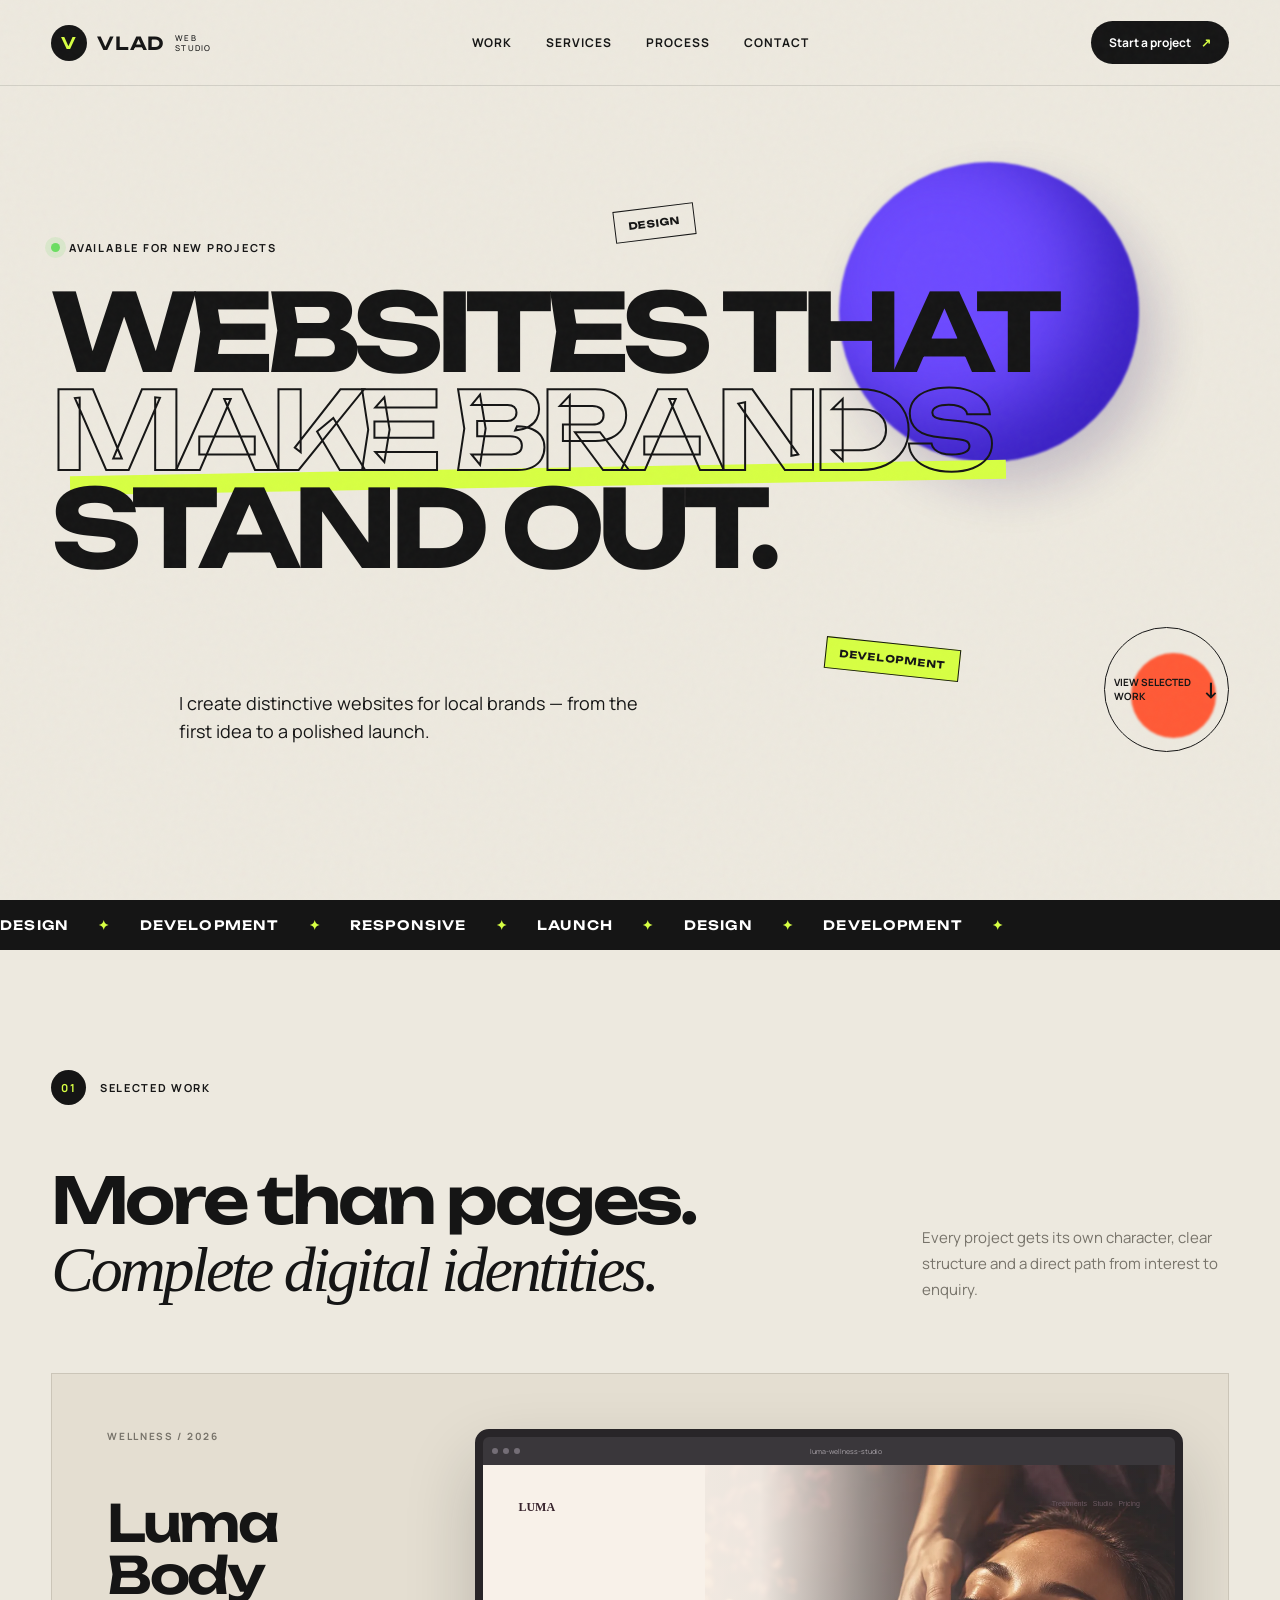
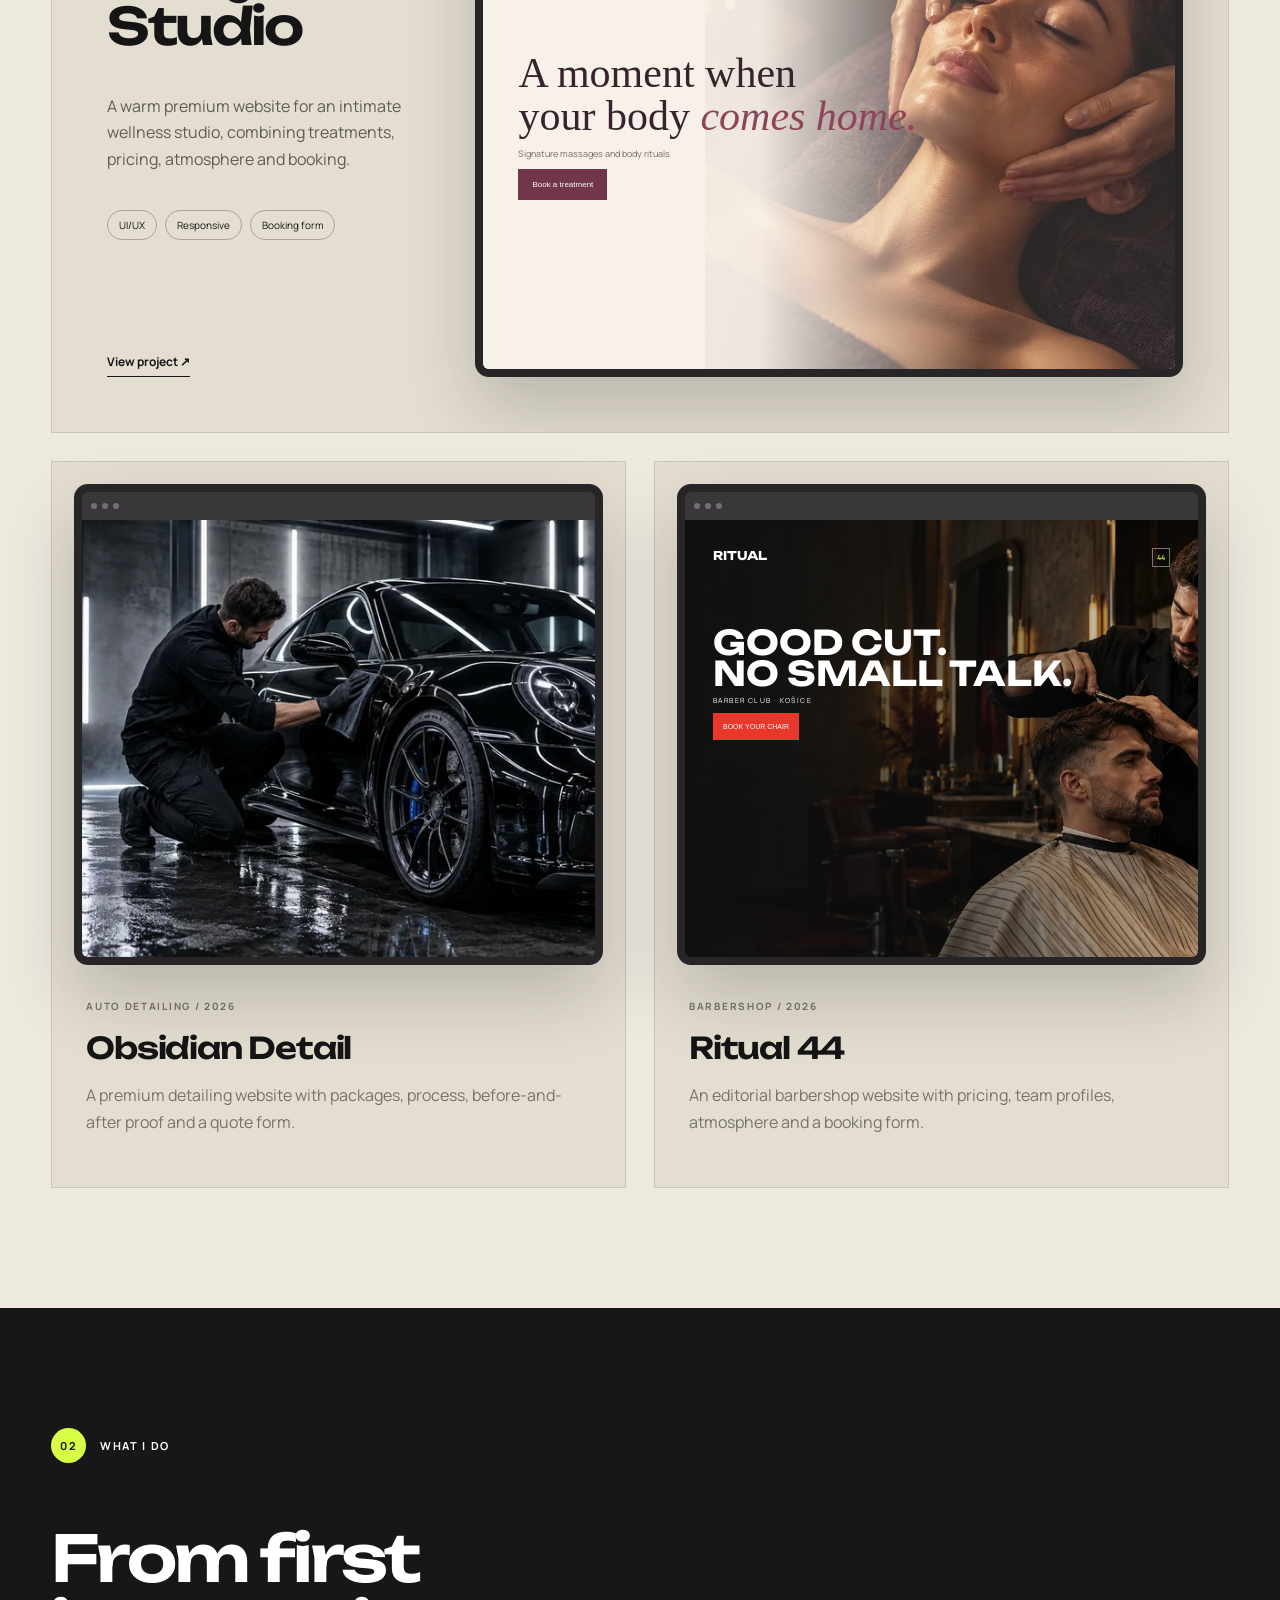
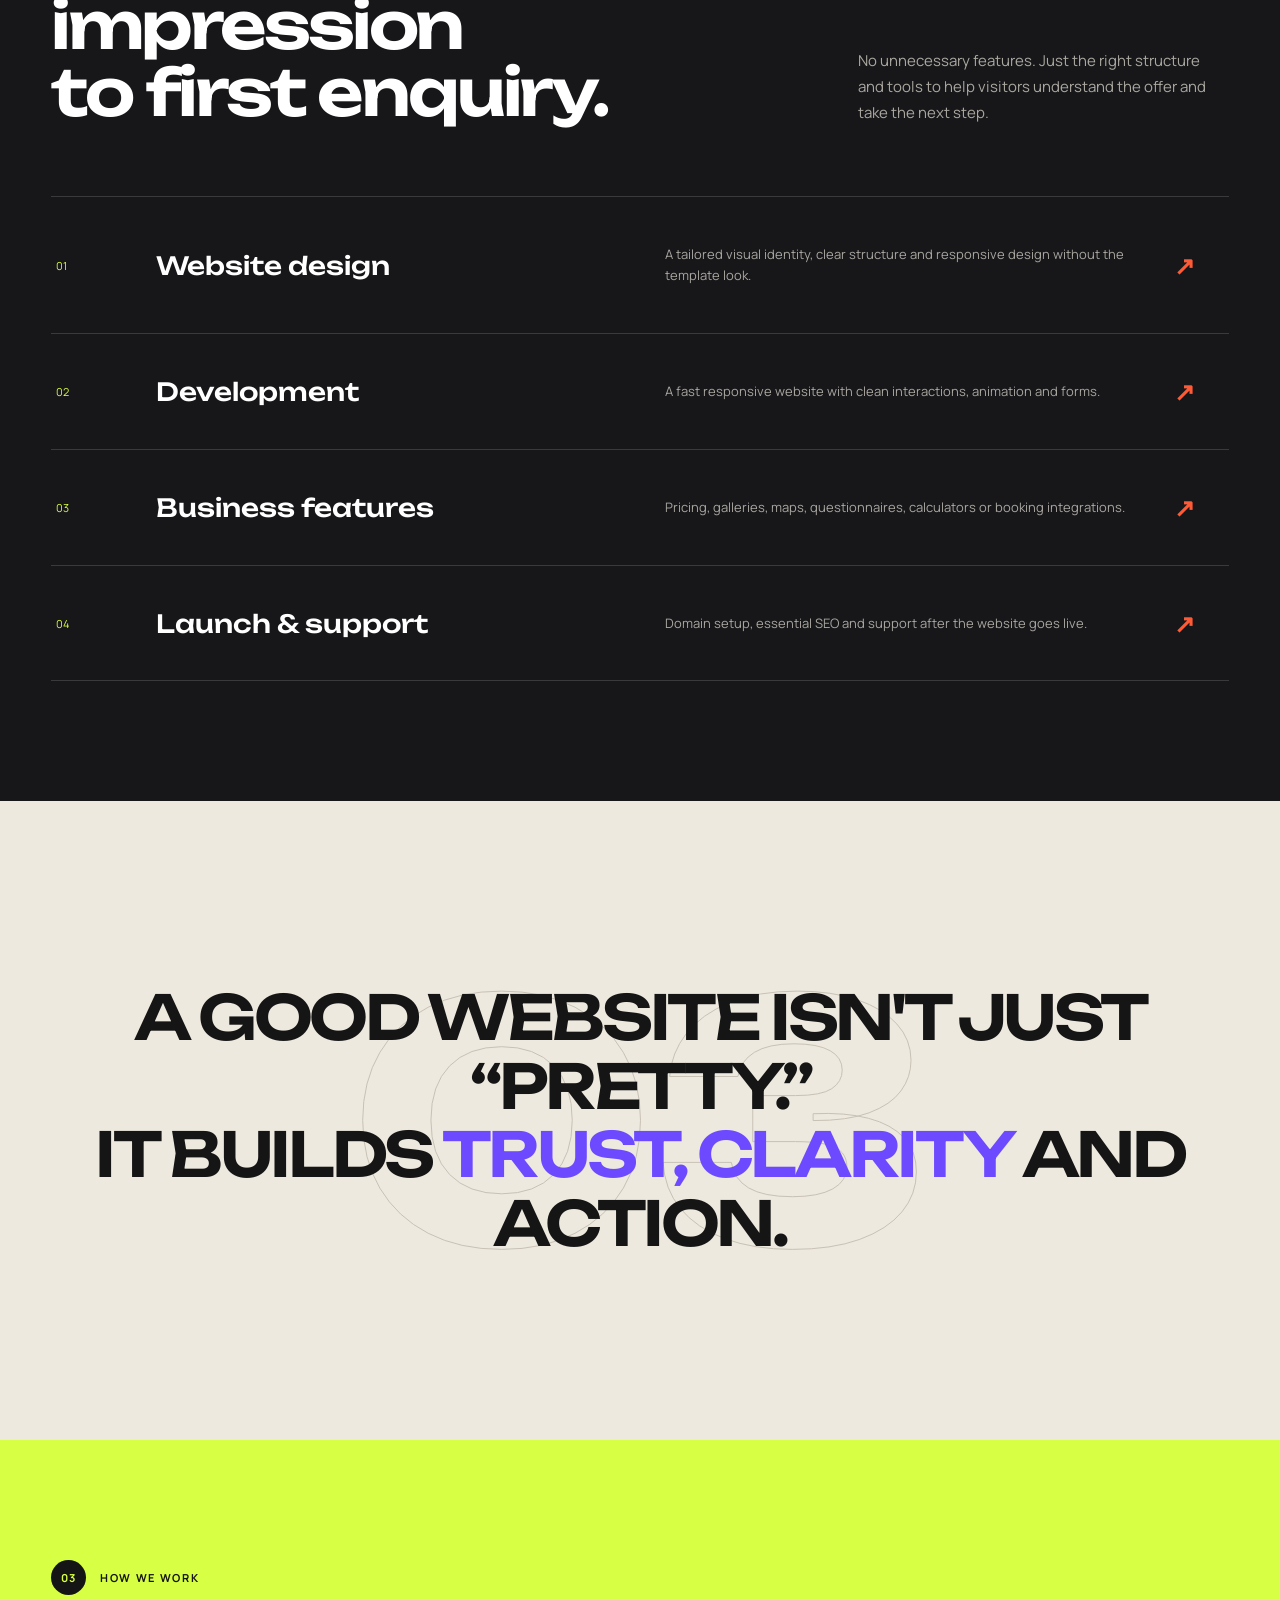
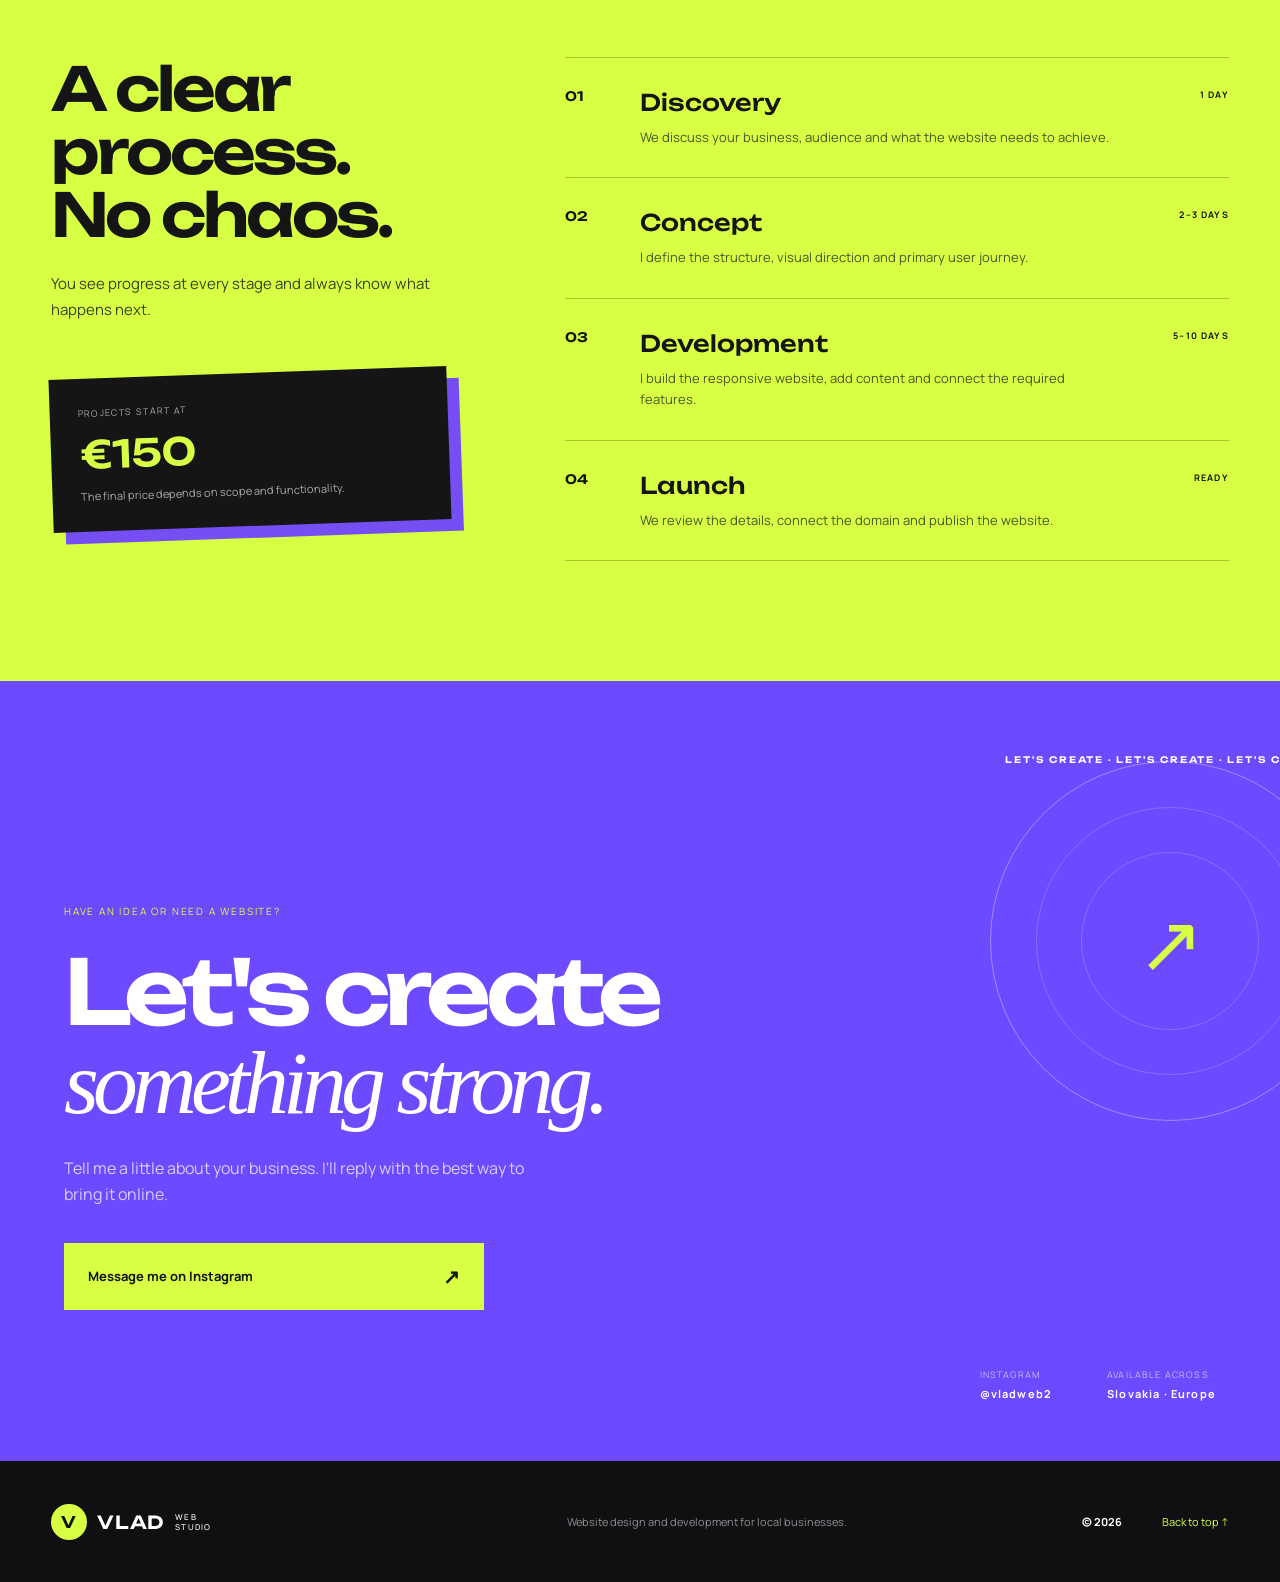
<file: index.html>
<!doctype html>
<html lang="en">
<head>
  <meta charset="UTF-8" />
  <meta name="viewport" content="width=device-width, initial-scale=1.0" />
  <meta name="description" content="Vlad Web Studio — distinctive websites for local businesses, from design to launch." />
  <title>Vlad Web Studio — websites for local businesses</title>
  <link rel="preconnect" href="https://fonts.googleapis.com">
  <link rel="preconnect" href="https://fonts.gstatic.com" crossorigin>
  <link href="https://fonts.googleapis.com/css2?family=Manrope:wght@400;500;600;700&family=Unbounded:wght@500;600;700&display=swap" rel="stylesheet">
  <link rel="preload" href="./assets/luma-hero.webp" as="image" type="image/webp">
  <link rel="preload" href="./assets/obsidian-detailing-hero.webp" as="image" type="image/webp">
  <link rel="preload" href="./assets/ritual-44-hero.webp" as="image" type="image/webp">
  <link rel="stylesheet" href="./styles.css" />
</head>
<body>
  <div class="noise"></div>
  <header class="header">
    <a class="logo" href="#top" aria-label="Back to top"><span>V</span>VLAD<small>WEB STUDIO</small></a>
    <nav class="desktop-nav" aria-label="Main navigation">
      <a href="#works">Work</a><a href="#services">Services</a><a href="#process">Process</a><a href="#contact">Contact</a>
    </nav>
    <a class="header-cta" href="#contact">Start a project <span>↗</span></a>
    <button class="menu-button" aria-label="Open menu" aria-expanded="false"><span>Menu</span><i></i><i></i></button>
  </header>

  <div class="mobile-menu" aria-hidden="true">
    <div class="menu-counter">NAV / 04</div>
    <nav><a href="#works"><small>01</small>Work</a><a href="#services"><small>02</small>Services</a><a href="#process"><small>03</small>Process</a><a href="#contact"><small>04</small>Contact</a></nav>
    <p>Websites for local businesses<br>across Slovakia and Europe.</p>
  </div>

  <main id="top">
    <section class="hero">
      <div class="hero-status reveal"><span></span> AVAILABLE FOR NEW PROJECTS</div>
      <h1 class="reveal">WEBSITES THAT<br><em>MAKE BRANDS</em> STAND OUT.</h1>
      <div class="hero-bottom reveal">
        <p>I create distinctive websites for local brands — from the first idea to a polished launch.</p>
        <a class="round-link" href="#works"><span>View selected<br>work</span><b>↓</b></a>
      </div>
      <div class="orb orb-one"></div><div class="orb orb-two"></div>
      <div class="hero-tag tag-one">DESIGN</div><div class="hero-tag tag-two">DEVELOPMENT</div>
    </section>

    <section class="marquee" aria-label="Services"><div>DESIGN <b>✦</b> DEVELOPMENT <b>✦</b> RESPONSIVE <b>✦</b> LAUNCH <b>✦</b> DESIGN <b>✦</b> DEVELOPMENT <b>✦</b></div></section>

    <section class="works section" id="works">
      <div class="section-label reveal"><span>01</span> SELECTED WORK</div>
      <div class="section-title reveal"><h2>More than pages.<br><em>Complete digital identities.</em></h2><p>Every project gets its own character, clear structure and a direct path from interest to enquiry.</p></div>

      <article class="project project-luma reveal">
        <div class="project-info"><span>WELLNESS / 2026</span><h3>Luma<br>Body Studio</h3><p>A warm premium website for an intimate wellness studio, combining treatments, pricing, atmosphere and booking.</p><div class="chips"><i>UI/UX</i><i>Responsive</i><i>Booking form</i></div><a href="https://webby-kot.github.io/luma-wellness-studio/" target="_blank" rel="noreferrer">View project ↗</a></div>
        <a class="browser browser-luma" href="https://webby-kot.github.io/luma-wellness-studio/" target="_blank" rel="noreferrer" aria-label="Open the Luma Body Studio website"><div class="browser-bar"><i></i><i></i><i></i><span>luma-wellness-studio</span></div><div class="luma-preview"><img src="./assets/luma-hero.webp" alt="Luma Body Studio website"><div class="lp-nav">LUMA <span>Treatments &nbsp; Studio &nbsp; Pricing</span></div><strong>A moment when<br>your body <em>comes home.</em></strong><p>Signature massages and body rituals</p><button>Book a treatment</button><div class="project-hover">View website <b>↗</b></div></div></a>
      </article>

      <div class="project-pair">
        <article class="project-small project-auto reveal"><a class="browser" href="https://webby-kot.github.io/obsidian-detailing/" target="_blank" rel="noreferrer" aria-label="Open the Obsidian Detail website"><div class="browser-bar"><i></i><i></i><i></i></div><div class="auto-preview"><img src="./assets/obsidian-detailing-hero.webp" alt="Obsidian Detail website"><div class="project-hover">View website <b>↗</b></div></div></a><div class="small-meta"><span>AUTO DETAILING / 2026</span><h3>Obsidian Detail</h3><p>A premium detailing website with packages, process, before-and-after proof and a quote form.</p></div></article>
        <article class="project-small project-barber reveal"><a class="browser" href="https://webby-kot.github.io/ritual-44-barber/" target="_blank" rel="noreferrer" aria-label="Open the Ritual 44 website"><div class="browser-bar"><i></i><i></i><i></i></div><div class="barber-preview ritual-preview"><img src="./assets/ritual-44-hero.webp" alt="Ritual 44 Barber Club website"><div class="bp-top">RITUAL <span>44</span></div><strong>GOOD CUT.<br>NO SMALL TALK.</strong><p>BARBER CLUB · KOŠICE</p><button>BOOK YOUR CHAIR</button><div class="project-hover">View website <b>↗</b></div></div></a><div class="small-meta"><span>BARBERSHOP / 2026</span><h3>Ritual 44</h3><p>An editorial barbershop website with pricing, team profiles, atmosphere and a booking form.</p></div></article>
      </div>
    </section>

    <section class="services section" id="services">
      <div class="section-label light reveal"><span>02</span> WHAT I DO</div>
      <div class="services-top reveal"><h2>From first impression<br>to first enquiry.</h2><p>No unnecessary features. Just the right structure and tools to help visitors understand the offer and take the next step.</p></div>
      <div class="service-list">
        <div class="service reveal"><span>01</span><h3>Website design</h3><p>A tailored visual identity, clear structure and responsive design without the template look.</p><b>↗</b></div>
        <div class="service reveal"><span>02</span><h3>Development</h3><p>A fast responsive website with clean interactions, animation and forms.</p><b>↗</b></div>
        <div class="service reveal"><span>03</span><h3>Business features</h3><p>Pricing, galleries, maps, questionnaires, calculators or booking integrations.</p><b>↗</b></div>
        <div class="service reveal"><span>04</span><h3>Launch & support</h3><p>Domain setup, essential SEO and support after the website goes live.</p><b>↗</b></div>
      </div>
    </section>

    <section class="manifesto section">
      <div class="big-number reveal">03</div>
      <p class="reveal">A GOOD WEBSITE ISN'T JUST “PRETTY.”<br>IT BUILDS <em>TRUST, CLARITY</em> AND ACTION.</p>
    </section>

    <section class="process section" id="process">
      <div class="section-label reveal"><span>03</span> HOW WE WORK</div>
      <div class="process-grid">
        <div class="process-intro reveal"><h2>A clear process.<br>No chaos.</h2><p>You see progress at every stage and always know what happens next.</p><div class="price-card"><small>PROJECTS START AT</small><strong>€150</strong><span>The final price depends on scope and functionality.</span></div></div>
        <div class="steps">
          <div class="step reveal"><b>01</b><div><h3>Discovery</h3><p>We discuss your business, audience and what the website needs to achieve.</p></div><span>1 day</span></div>
          <div class="step reveal"><b>02</b><div><h3>Concept</h3><p>I define the structure, visual direction and primary user journey.</p></div><span>2–3 days</span></div>
          <div class="step reveal"><b>03</b><div><h3>Development</h3><p>I build the responsive website, add content and connect the required features.</p></div><span>5–10 days</span></div>
          <div class="step reveal"><b>04</b><div><h3>Launch</h3><p>We review the details, connect the domain and publish the website.</p></div><span>ready</span></div>
        </div>
      </div>
    </section>

    <section class="contact" id="contact">
      <div class="contact-orbit"><span>LET'S CREATE · LET'S CREATE · LET'S CREATE ·</span><i>↗</i></div>
      <div class="contact-copy reveal"><small>HAVE AN IDEA OR NEED A WEBSITE?</small><h2>Let's create<br><em>something strong.</em></h2><p>Tell me a little about your business. I'll reply with the best way to bring it online.</p><a href="https://www.instagram.com/vladweb2/" target="_blank" rel="noreferrer">Message me on Instagram <b>↗</b></a></div>
      <div class="contact-details"><span>INSTAGRAM<br><b>@vladweb2</b></span><span>AVAILABLE ACROSS<br><b>Slovakia · Europe</b></span></div>
    </section>
  </main>

  <footer><div class="logo footer-logo"><span>V</span>VLAD<small>WEB STUDIO</small></div><p>Website design and development for local businesses.</p><b>© 2026</b><a href="#top">Back to top ↑</a></footer>
  <script src="./script.js"></script>
</body>
</html>
</file>
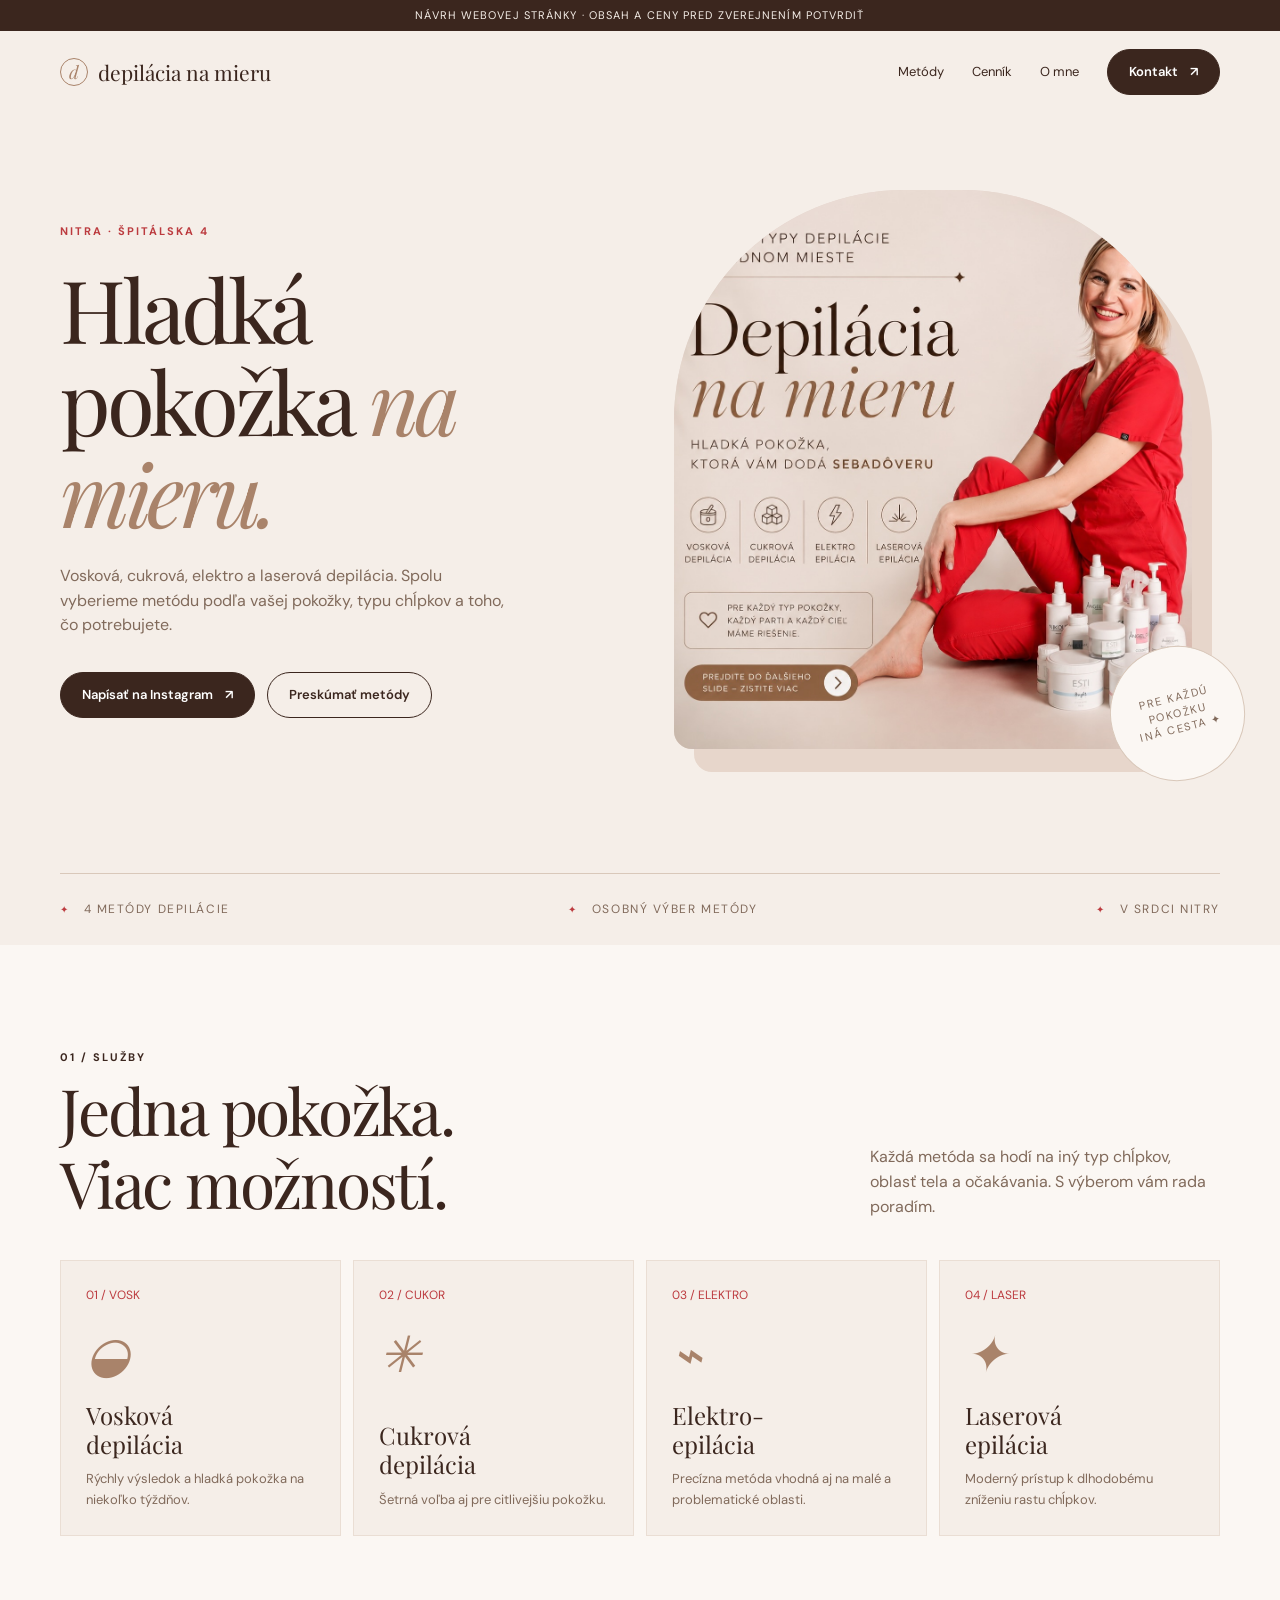
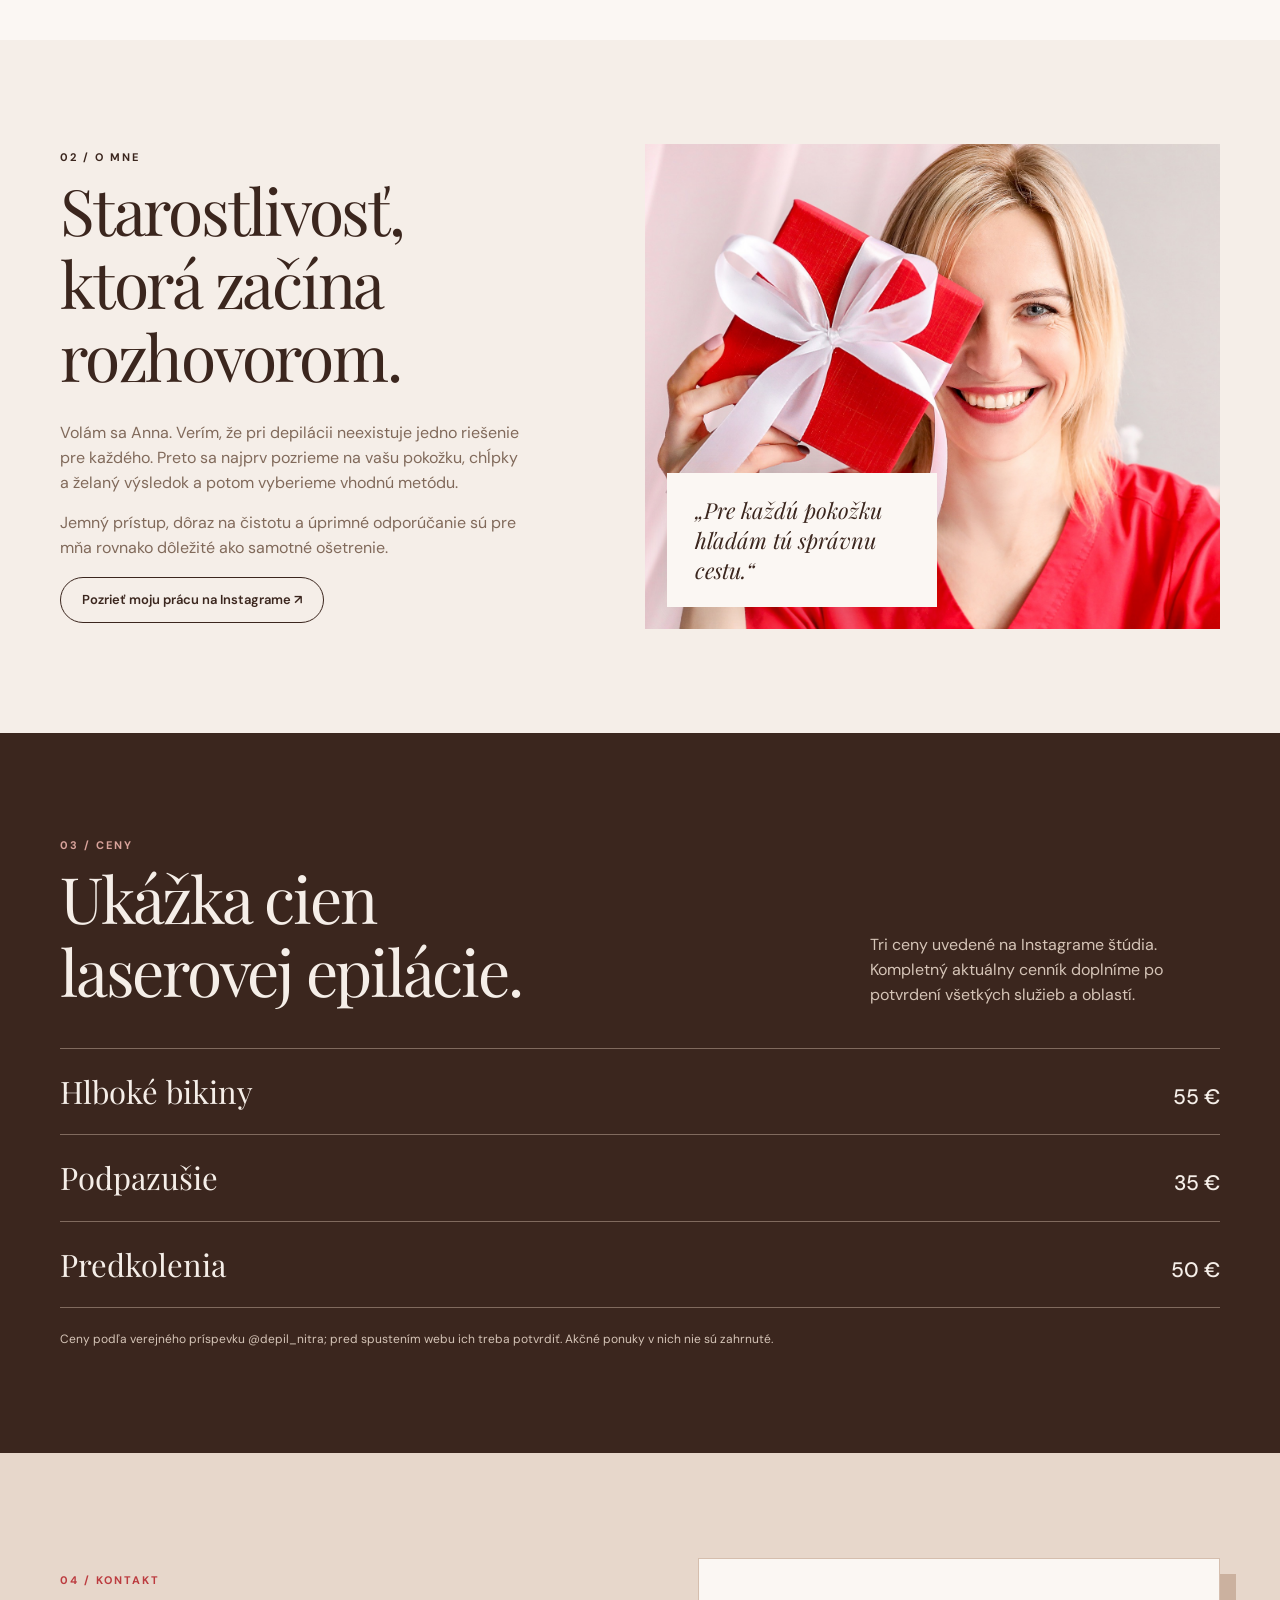
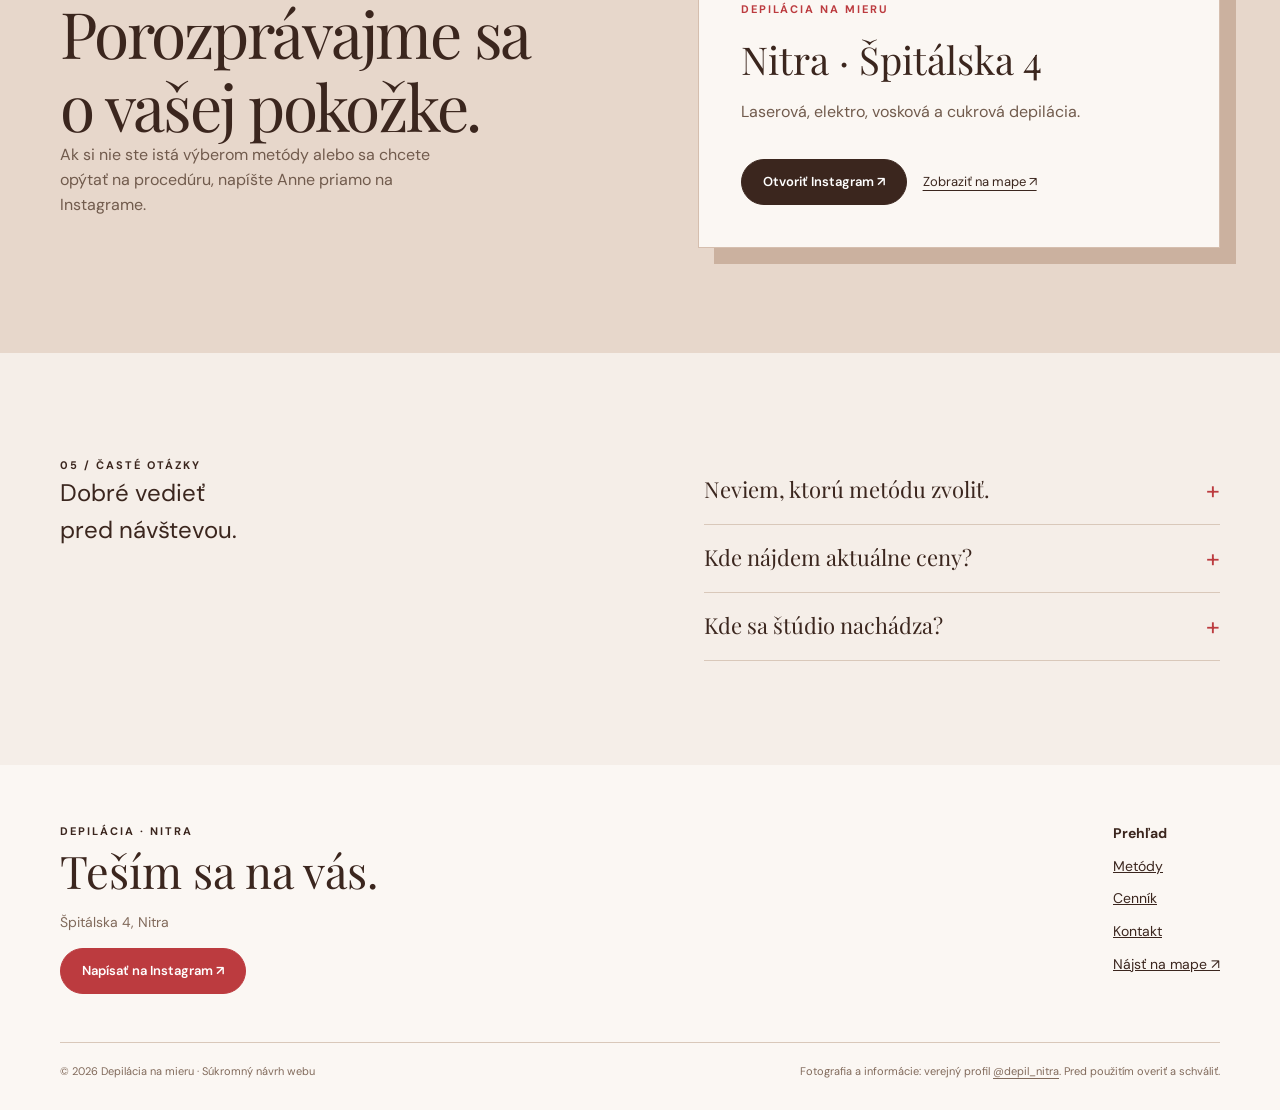
<file: depil-nitra-demo/index.html>
<!doctype html>
<html lang="sk">
<head>
  <meta charset="utf-8">
  <meta name="viewport" content="width=device-width, initial-scale=1">
  <meta name="robots" content="noindex,nofollow">
  <meta name="theme-color" content="#f5eee8">
  <meta name="description" content="Depilácia na mieru v Nitre: laserová, elektro, vosková a cukrová depilácia. Návrh webovej stránky.">
  <title>Depilácia na mieru | Nitra</title>
  <link rel="preconnect" href="https://fonts.googleapis.com">
  <link rel="preconnect" href="https://fonts.gstatic.com" crossorigin>
  <link href="https://fonts.googleapis.com/css2?family=DM+Sans:wght@400;500;600;700&family=Playfair+Display:ital,wght@0,400;0,500;1,400;1,500&display=swap" rel="stylesheet">
  <style>
    :root{--cream:#f5eee8;--paper:#fbf7f3;--brown:#3b261e;--soft:#816a5b;--line:#d9c8ba;--taupe:#a9836a;--red:#bc3b3f;--sans:'DM Sans',Arial,sans-serif;--serif:'Playfair Display',Georgia,serif}
    *{box-sizing:border-box}html{scroll-behavior:smooth}body{margin:0;background:var(--cream);color:var(--brown);font-family:var(--sans);line-height:1.55}a{color:inherit}button,input,select{font:inherit}button{cursor:pointer}h1,h2,h3,p{margin-top:0}h1,h2,h3{font-weight:400}img{max-width:100%;display:block}.wrap{width:min(1160px,calc(100% - 48px));margin:auto}.eyebrow{text-transform:uppercase;letter-spacing:.18em;font-size:11px;font-weight:700}.logo{text-decoration:none;display:flex;align-items:center;gap:10px;font-family:var(--serif);font-size:21px;white-space:nowrap}.logo-mark{width:28px;height:28px;border:1px solid var(--taupe);border-radius:50%;display:grid;place-items:center;font-style:italic;color:var(--taupe);font-size:18px}.topnote{background:var(--brown);color:var(--cream);padding:7px 24px;text-align:center;font-size:11px;letter-spacing:.1em}.nav{height:82px;display:flex;align-items:center;justify-content:space-between;gap:22px}.nav-links{display:flex;align-items:center;gap:28px;font-size:13px}.nav-links a{text-decoration:none}.nav-links a:hover{text-decoration:underline}.pill{border:1px solid var(--brown);border-radius:999px;padding:12px 21px;text-decoration:none;display:inline-flex;align-items:center;justify-content:center;gap:12px;font-size:13px;font-weight:600;transition:.2s ease}.pill:hover{transform:translateY(-2px)}.pill.dark{background:var(--brown);color:white}.pill.light{background:transparent}.pill.red{background:var(--red);border-color:var(--red);color:white}.hero{padding:55px 0 100px;display:grid;grid-template-columns:1fr 1.04fr;align-items:center;gap:min(7vw,90px)}.hero-copy{padding:12px 0}.hero .eyebrow{color:var(--red);margin-bottom:22px}.hero h1{font-family:var(--serif);font-size:clamp(60px,6.8vw,103px);line-height:1.06;letter-spacing:-.05em;margin-bottom:25px}.hero h1 em{font-weight:400;color:var(--taupe)}.hero p{max-width:455px;color:var(--soft);font-size:16px;margin-bottom:34px}.hero-actions{display:flex;gap:12px;flex-wrap:wrap}.hero-visual{position:relative;padding:22px 28px 24px 0}.hero-image{aspect-ratio:1/1.08;overflow:hidden;border-radius:230px 230px 18px 18px;background:#e8d9d0;box-shadow:20px 23px 0 #e7d6cb}.hero-image img{width:100%;height:100%;object-fit:cover;object-position:73% 28%;transform:scale(1.5)}.small-stamp{position:absolute;right:-25px;bottom:-8px;width:135px;height:135px;border-radius:50%;background:var(--paper);border:1px solid var(--line);display:flex;align-items:center;justify-content:center;text-align:center;font-size:11px;line-height:1.4;text-transform:uppercase;letter-spacing:.16em;transform:rotate(-14deg);padding:22px;color:var(--soft)}.rule{border-top:1px solid var(--line)}.mini-facts{display:flex;justify-content:space-between;gap:24px;flex-wrap:wrap;padding:26px 0;color:var(--soft);font-size:12px;text-transform:uppercase;letter-spacing:.13em}.mini-facts span:before{content:'✦';color:var(--red);margin-right:14px;font-size:10px}.section{padding:104px 0}.section-head{display:flex;justify-content:space-between;gap:50px;align-items:end;margin-bottom:40px}.section-head h2,.split h2,.booking h2{font:400 clamp(42px,5vw,69px)/1.14 var(--serif);letter-spacing:-.035em;margin:8px 0 0}.section-head p{max-width:350px;color:var(--soft);margin:0}.methods{background:var(--paper)}.method-grid{display:grid;grid-template-columns:repeat(4,1fr);gap:12px}.method{min-height:276px;padding:25px;background:var(--cream);border:1px solid #eaded4;display:flex;flex-direction:column;align-items:flex-start;transition:.2s}.method:hover{background:#efe2d8;transform:translateY(-3px)}.method .num{color:var(--red);font-size:12px}.method .symbol{font:italic 50px var(--serif);margin:14px 0 auto;color:var(--taupe)}.method h3{font:400 24px/1.2 var(--serif);margin-bottom:11px}.method p{font-size:13px;color:var(--soft);margin:0}.split{display:grid;grid-template-columns:.9fr 1.1fr;gap:9vw;align-items:center}.split p{color:var(--soft);max-width:500px}.quote-visual{position:relative;min-height:485px;background:#e6d6cb;overflow:hidden}.quote-visual img{width:100%;height:100%;position:absolute;inset:0;object-fit:cover;object-position:78% 22%;transform:scale(1.55)}.quote-overlay{position:absolute;left:22px;bottom:22px;background:var(--paper);padding:22px 28px;font:italic 22px var(--serif);max-width:270px;box-shadow:0 10px 35px #3b261e22}.price{background:var(--brown);color:var(--cream)}.price .section-head p{color:#d5c4b7}.price .eyebrow{color:#d9a39b}.price-rows{border-top:1px solid #806a5e}.price-row{display:flex;justify-content:space-between;align-items:baseline;gap:18px;border-bottom:1px solid #806a5e;padding:21px 0}.price-row span{font:400 clamp(20px,2.5vw,31px) var(--serif)}.price-row strong{font-size:21px;font-weight:500;white-space:nowrap}.price-note{color:#d5c4b7;font-size:12px;margin:22px 0 0}.booking{background:#e7d7cb;padding:105px 0}.booking-grid{display:grid;grid-template-columns:1fr 1fr;gap:9vw;align-items:start}.booking p{color:#715b4d;max-width:420px}.booking .eyebrow{color:var(--red)}.step{display:flex;gap:17px;align-items:start;margin:25px 0;font-size:14px}.step b{font:italic 25px var(--serif);color:var(--red);font-weight:400;line-height:1}.form-card{padding:34px;background:var(--paper);border:1px solid #d5beae;box-shadow:16px 16px 0 #cbb19f}.form-card h3{font:400 30px var(--serif);margin-bottom:4px}.form-card .sub{font-size:13px;margin-bottom:20px}.field{display:block;margin:16px 0;font-size:12px;font-weight:700;letter-spacing:.04em}.field input,.field select{width:100%;display:block;padding:12px 13px;margin-top:7px;border:1px solid var(--line);border-radius:0;background:#fff;color:var(--brown);outline:none;min-height:46px}.field input:focus,.field select:focus{border-color:var(--red)}.two{display:grid;grid-template-columns:1fr 1fr;gap:12px}.form-card button{width:100%;margin:9px 0}.form-help{font-size:12px;color:var(--soft);margin:0!important}.result{display:none;margin-top:17px;border:1px solid var(--line);background:#f5eee8;padding:17px}.result.show{display:block}.result textarea{display:block;width:100%;min-height:120px;resize:vertical;margin:10px 0;border:1px solid var(--line);padding:9px;color:var(--brown);background:white;font:13px/1.5 var(--sans)}.result a{font-weight:700;text-decoration:underline}.faq-grid{display:grid;grid-template-columns:1fr 1fr;gap:10vw}.faq-item{border-bottom:1px solid var(--line);padding:17px 0}.faq-item summary{cursor:pointer;font:400 22px var(--serif);list-style:none;display:flex;justify-content:space-between;gap:15px}.faq-item summary:after{content:'+';font:25px var(--sans);color:var(--red)}.faq-item[open] summary:after{content:'−'}.faq-item p{color:var(--soft);font-size:14px;margin:12px 0 2px}.footer{padding:58px 0 30px;background:var(--paper)}.footer-grid{display:flex;justify-content:space-between;gap:35px;flex-wrap:wrap}.footer h2{font:400 45px var(--serif);margin:0 0 12px}.footer p{color:var(--soft);font-size:14px}.footer-links{display:flex;flex-direction:column;gap:11px;font-size:14px}.footer-bottom{border-top:1px solid var(--line);margin-top:48px;padding-top:20px;display:flex;justify-content:space-between;gap:20px;color:var(--soft);font-size:11px}.muted-link{text-decoration:underline;text-underline-offset:3px}.sr-only{position:absolute;width:1px;height:1px;padding:0;margin:-1px;overflow:hidden;clip:rect(0,0,0,0);white-space:nowrap;border:0}
    .hero-image img,.quote-visual img{transform:none;object-position:center}
    .split h2{margin-bottom:28px}
    .contact-grid{display:grid;grid-template-columns:1fr 1fr;gap:9vw;align-items:center}.contact-card{background:var(--paper);border:1px solid #d5beae;box-shadow:16px 16px 0 #cbb19f;padding:42px}.contact-card h3{font:400 clamp(32px,3vw,42px)/1.2 var(--serif);margin:18px 0}.contact-card .pill{margin:14px 16px 0 0}.contact-map{font-size:13px;text-underline-offset:4px}.contact-card p{margin-bottom:20px}
    @media(max-width:900px){.method-grid{grid-template-columns:repeat(2,1fr)}.hero{gap:35px}.hero h1{font-size:clamp(54px,7vw,78px)}.small-stamp{right:-8px}.booking-grid{gap:40px}}
    @media(max-width:680px){.wrap{width:min(100% - 34px,520px)}.nav{height:70px}.nav-links a:not(.pill){display:none}.nav-links .pill{padding:10px 14px}.hero{grid-template-columns:1fr;padding:35px 0 75px;gap:35px}.hero h1{font-size:clamp(55px,15vw,81px)}.hero-visual{padding:0 18px 20px 0}.hero-image{aspect-ratio:1.1/1;box-shadow:14px 15px 0 #e7d6cb}.hero-image img{object-position:76% 25%}.small-stamp{width:110px;height:110px;font-size:9px;right:-3px;bottom:-10px}.section,.booking{padding:74px 0}.section-head{display:block;margin-bottom:28px}.section-head p{margin-top:15px}.method-grid{gap:8px}.method{min-height:245px;padding:18px}.method h3{font-size:21px}.method p{font-size:12px}.split,.booking-grid,.contact-grid,.faq-grid{grid-template-columns:1fr;gap:32px}.quote-visual{min-height:380px}.contact-card{padding:26px;margin-right:13px;box-shadow:12px 12px 0 #cbb19f}.mini-facts{gap:12px}.footer-bottom{display:block}.footer-bottom span{display:block;margin-top:8px}}
    @media(prefers-reduced-motion:reduce){html{scroll-behavior:auto}*,*:before,*:after{transition:none!important}}
  </style>
</head>
<body>
  <div class="topnote">NÁVRH WEBOVEJ STRÁNKY · OBSAH A CENY PRED ZVEREJNENÍM POTVRDIŤ</div>
  <header class="wrap nav">
    <a class="logo" href="#uvod" aria-label="Depilácia na mieru, úvod"><span class="logo-mark">d</span><span>depilácia na mieru</span></a>
    <nav class="nav-links" aria-label="Hlavné menu">
      <a href="#metody">Metódy</a><a href="#cennik">Cenník</a><a href="#o-mne">O mne</a>
      <a class="pill dark" href="#kontakt">Kontakt <span aria-hidden="true">↗</span></a>
    </nav>
  </header>
  <main>
    <section class="wrap hero" id="uvod">
      <div class="hero-copy">
        <div class="eyebrow">Nitra · Špitálska 4</div>
        <h1>Hladká<br>pokožka <em>na mieru.</em></h1>
        <p>Vosková, cukrová, elektro a laserová depilácia. Spolu vyberieme metódu podľa vašej pokožky, typu chĺpkov a toho, čo potrebujete.</p>
        <div class="hero-actions"><a class="pill dark" href="https://www.instagram.com/depil_nitra/" target="_blank" rel="noopener noreferrer">Napísať na Instagram <span aria-hidden="true">↗</span></a><a class="pill light" href="#metody">Preskúmať metódy</a></div>
      </div>
      <div class="hero-visual"><div class="hero-image"><img src="assets/depilacia-na-mieru.jpg" alt="Anna, špecialistka na depiláciu v Nitre, vo svojom červenom pracovnom oblečení"></div><div class="small-stamp">Pre každú<br>pokožku<br>iná cesta ✦</div></div>
    </section>
    <div class="wrap rule mini-facts"><span>4 metódy depilácie</span><span>Osobný výber metódy</span><span>V srdci Nitry</span></div>
    <section class="section methods" id="metody"><div class="wrap">
      <div class="section-head"><div><div class="eyebrow">01 / Služby</div><h2>Jedna pokožka.<br>Viac možností.</h2></div><p>Každá metóda sa hodí na iný typ chĺpkov, oblasť tela a očakávania. S výberom vám rada poradím.</p></div>
      <div class="method-grid">
        <article class="method"><span class="num">01 / VOSK</span><div class="symbol" aria-hidden="true">◒</div><h3>Vosková<br>depilácia</h3><p>Rýchly výsledok a hladká pokožka na niekoľko týždňov.</p></article>
        <article class="method"><span class="num">02 / CUKOR</span><div class="symbol" aria-hidden="true">✳</div><h3>Cukrová<br>depilácia</h3><p>Šetrná voľba aj pre citlivejšiu pokožku.</p></article>
        <article class="method"><span class="num">03 / ELEKTRO</span><div class="symbol" aria-hidden="true">⌁</div><h3>Elektro-<br>epilácia</h3><p>Precízna metóda vhodná aj na malé a problematické oblasti.</p></article>
        <article class="method"><span class="num">04 / LASER</span><div class="symbol" aria-hidden="true">✦</div><h3>Laserová<br>epilácia</h3><p>Moderný prístup k dlhodobému zníženiu rastu chĺpkov.</p></article>
      </div>
    </div></section>
    <section class="section wrap split" id="o-mne"><div><div class="eyebrow">02 / O mne</div><h2>Starostlivosť, ktorá začína rozhovorom.</h2><p>Volám sa Anna. Verím, že pri depilácii neexistuje jedno riešenie pre každého. Preto sa najprv pozrieme na vašu pokožku, chĺpky a želaný výsledok a potom vyberieme vhodnú metódu.</p><p>Jemný prístup, dôraz na čistotu a úprimné odporúčanie sú pre mňa rovnako dôležité ako samotné ošetrenie.</p><a class="pill light" href="https://www.instagram.com/depil_nitra/" target="_blank" rel="noopener noreferrer">Pozrieť moju prácu na Instagrame ↗</a></div><div class="quote-visual"><img src="assets/anna-depil-nitra.jpg" alt="Anna, špecialistka na depiláciu v Nitre"><div class="quote-overlay">„Pre každú pokožku hľadám tú správnu cestu.“</div></div></section>
    <section class="section price" id="cennik"><div class="wrap"><div class="section-head"><div><div class="eyebrow">03 / Ceny</div><h2>Ukážka cien<br>laserovej epilácie.</h2></div><p>Tri ceny uvedené na Instagrame štúdia. Kompletný aktuálny cenník doplníme po potvrdení všetkých služieb a oblastí.</p></div><div class="price-rows"><div class="price-row"><span>Hlboké bikiny</span><strong>55 €</strong></div><div class="price-row"><span>Podpazušie</span><strong>35 €</strong></div><div class="price-row"><span>Predkolenia</span><strong>50 €</strong></div></div><p class="price-note">Ceny podľa verejného príspevku @depil_nitra; pred spustením webu ich treba potvrdiť. Akčné ponuky v nich nie sú zahrnuté.</p></div></section>
    <section class="booking" id="kontakt"><div class="wrap contact-grid"><div><div class="eyebrow">04 / Kontakt</div><h2>Porozprávajme sa<br>o vašej pokožke.</h2><p>Ak si nie ste istá výberom metódy alebo sa chcete opýtať na procedúru, napíšte Anne priamo na Instagrame.</p></div><div class="contact-card"><div class="eyebrow">DEPILÁCIA NA MIERU</div><h3>Nitra · Špitálska 4</h3><p>Laserová, elektro, vosková a cukrová depilácia.</p><a class="pill dark" href="https://www.instagram.com/depil_nitra/" target="_blank" rel="noopener noreferrer">Otvoriť Instagram ↗</a><a class="contact-map" href="https://www.google.com/maps/search/?api=1&query=%C5%A0pit%C3%A1lska%204%2C%20Nitra" target="_blank" rel="noopener noreferrer">Zobraziť na mape ↗</a></div></div></section>
    <section class="section wrap faq-grid" id="otazky"><div><div class="eyebrow">05 / Časté otázky</div><h2>Dobré vedieť<br>pred návštevou.</h2></div><div><details class="faq-item"><summary>Neviem, ktorú metódu zvoliť.</summary><p>Napíšte štúdiu cez Instagram. Vhodnú metódu preberiete podľa pokožky a typu chĺpkov.</p></details><details class="faq-item"><summary>Kde nájdem aktuálne ceny?</summary><p>Na tejto stránke je ukážka cien laserovej epilácie z Instagramu. Kompletný aktuálny cenník si potvrďte priamo so štúdiom.</p></details><details class="faq-item"><summary>Kde sa štúdio nachádza?</summary><p>V Nitre na Špitálskej 4. Pred návštevou si potvrďte presný termín so štúdiom.</p></details></div></section>
  </main>
  <footer class="footer"><div class="wrap"><div class="footer-grid"><div><div class="eyebrow">Depilácia · Nitra</div><h2>Teším sa na vás.</h2><p>Špitálska 4, Nitra</p><a class="pill red" href="https://www.instagram.com/depil_nitra/" target="_blank" rel="noopener noreferrer">Napísať na Instagram ↗</a></div><div class="footer-links"><strong>Prehľad</strong><a href="#metody">Metódy</a><a href="#cennik">Cenník</a><a href="#kontakt">Kontakt</a><a href="https://www.google.com/maps/search/?api=1&query=%C5%A0pit%C3%A1lska%204%2C%20Nitra" target="_blank" rel="noopener noreferrer">Nájsť na mape ↗</a></div></div><div class="footer-bottom"><span>© 2026 Depilácia na mieru · Súkromný návrh webu</span><span>Fotografia a informácie: verejný profil <a class="muted-link" href="https://www.instagram.com/depil_nitra/" target="_blank" rel="noopener noreferrer">@depil_nitra</a>. Pred použitím overiť a schváliť.</span></div></div></footer>
</body>
</html>
</file>
<file: styles.css>
:root{--bg:#ede9df;--ink:#151515;--orange:#ff5a36;--lime:#d7ff43;--violet:#6d4aff;--muted:#77736a;--line:#cbc5b8;--dark:#171719;--display:"Unbounded",sans-serif;--body:"Manrope",sans-serif}
*{box-sizing:border-box}html{scroll-behavior:smooth}body{margin:0;background:var(--bg);color:var(--ink);font-family:var(--body);overflow-x:hidden}.noise{position:fixed;inset:0;z-index:99;opacity:.035;pointer-events:none;background-image:url("data:image/svg+xml,%3Csvg viewBox='0 0 180 180' xmlns='http://www.w3.org/2000/svg'%3E%3Cfilter id='n'%3E%3CfeTurbulence type='fractalNoise' baseFrequency='.8' numOctaves='4' stitchTiles='stitch'/%3E%3C/filter%3E%3Crect width='100%25' height='100%25' filter='url(%23n)' opacity='.8'/%3E%3C/svg%3E")}.header{height:86px;width:100%;padding:0 4vw;display:grid;grid-template-columns:1fr auto 1fr;align-items:center;position:fixed;top:0;z-index:50;background:rgba(237,233,223,.86);border-bottom:1px solid rgba(21,21,21,.12);backdrop-filter:blur(16px)}a{color:inherit;text-decoration:none}.logo{display:flex;align-items:center;gap:10px;font:600 18px var(--display);letter-spacing:.04em;width:max-content}.logo>span{display:grid;place-items:center;width:36px;height:36px;border-radius:50%;background:var(--ink);color:var(--lime);font-size:16px}.logo small{font:500 8px/1.2 var(--body);letter-spacing:.16em;max-width:42px}.desktop-nav{display:flex;gap:34px;font-size:12px;font-weight:700;text-transform:uppercase;letter-spacing:.08em}.desktop-nav a{position:relative}.desktop-nav a:after{content:"";height:2px;position:absolute;left:0;right:100%;bottom:-8px;background:var(--orange);transition:.25s}.desktop-nav a:hover:after{right:0}.header-cta{justify-self:end;background:var(--ink);color:white;border-radius:100px;padding:13px 18px;font-size:12px;font-weight:700}.header-cta span{color:var(--lime);margin-left:8px}.menu-button{display:none}.mobile-menu{display:none}.hero{min-height:100vh;padding:150px 4vw 58px;position:relative;overflow:hidden;display:flex;flex-direction:column;justify-content:center}.hero-status{font-size:11px;letter-spacing:.16em;font-weight:700;display:flex;align-items:center;gap:9px;margin-bottom:28px}.hero-status span{width:9px;height:9px;border-radius:50%;background:#6bde62;box-shadow:0 0 0 6px #6bde6226}.hero h1{font:700 clamp(54px,8.4vw,136px)/.91 var(--display);letter-spacing:-.075em;margin:0;position:relative;z-index:2}.hero h1 em{font-style:normal;color:transparent;-webkit-text-stroke:2px var(--ink);position:relative}.hero h1 em:after{content:"";position:absolute;z-index:-1;height:.18em;left:2%;right:-2%;bottom:.08em;background:var(--lime);transform:rotate(-1deg)}.hero-bottom{display:flex;align-items:end;justify-content:space-between;margin-top:50px;position:relative;z-index:3}.hero-bottom>p{max-width:480px;font-size:18px;line-height:1.55;margin:0 0 6px 10vw}.round-link{width:125px;height:125px;border-radius:50%;border:1px solid var(--ink);display:flex;justify-content:center;align-items:center;gap:12px;text-transform:uppercase;font-size:10px;font-weight:700;transition:.3s}.round-link:hover{background:var(--orange);border-color:var(--orange);transform:rotate(6deg)}.round-link b{font-size:22px}.orb{position:absolute;border-radius:50%;filter:blur(1px)}.orb-one{width:300px;height:300px;right:11vw;top:18%;background:var(--violet);box-shadow:inset -45px -35px 80px #381fc1,18px 25px 50px #24126630}.orb-two{width:85px;height:85px;right:5vw;bottom:18%;background:var(--orange)}.hero-tag{position:absolute;font:700 10px var(--display);letter-spacing:.08em;padding:9px 13px;border:1px solid var(--ink);background:var(--bg);transform:rotate(-7deg)}.tag-one{top:23%;left:48%}.tag-two{right:25%;bottom:25%;transform:rotate(6deg);background:var(--lime)}.marquee{background:var(--ink);color:white;overflow:hidden;padding:17px 0;white-space:nowrap}.marquee div{font:600 13px var(--display);letter-spacing:.09em;word-spacing:25px;animation:marquee 22s linear infinite}.marquee b{color:var(--lime)}@keyframes marquee{to{transform:translateX(-50%)}}.section{padding:120px 4vw}.section-label{font-size:11px;font-weight:700;letter-spacing:.15em;display:flex;align-items:center;gap:14px;margin-bottom:62px}.section-label span{display:grid;place-items:center;width:35px;height:35px;background:var(--ink);color:var(--lime);border-radius:50%}.section-title{display:grid;grid-template-columns:1.5fr .6fr;gap:8vw;align-items:end;margin-bottom:70px}.section-title h2,.services h2,.process h2{font:600 clamp(38px,5vw,72px)/1.05 var(--display);letter-spacing:-.05em;margin:0}.section-title h2 em{font-family:Georgia,serif;font-weight:400}.section-title p,.services-top p,.process-intro>p{font-size:15px;line-height:1.75;color:var(--muted);margin:0}.project{min-height:660px;border:1px solid var(--line);display:grid;grid-template-columns:.72fr 1.28fr;background:#e4ded1;margin-bottom:28px;overflow:hidden}.project-info{padding:55px;display:flex;flex-direction:column}.project-info>span,.small-meta>span{font-size:10px;letter-spacing:.17em;font-weight:700;color:var(--muted)}.project-info h3{font:600 clamp(36px,4vw,62px)/1 var(--display);letter-spacing:-.05em;margin:55px 0 25px}.project-info p{line-height:1.65;color:#605c55}.chips{display:flex;flex-wrap:wrap;gap:8px;margin-top:22px}.chips i{font-style:normal;border:1px solid #aaa397;border-radius:30px;padding:7px 11px;font-size:10px}.project-info>a{margin-top:auto;width:max-content;font-size:12px;font-weight:700;border-bottom:1px solid;padding-bottom:6px}.browser{position:relative;background:#262326;border:8px solid #282528;border-radius:14px;overflow:hidden;box-shadow:0 32px 70px #16131533}.project>.browser{margin:55px 45px 55px 0}.browser-bar{height:28px;background:#3a373b;display:flex;align-items:center;gap:5px;padding:0 9px}.browser-bar i{width:6px;height:6px;border-radius:50%;background:#746e76}.browser-bar span{margin:auto;font-size:7px;color:#aaa4aa}.luma-preview{height:calc(100% - 28px);background:#f8f1e9;padding:35px;color:#37232c;position:relative;overflow:hidden}.lp-nav{font:600 12px Georgia}.lp-nav span{float:right;font:7px Arial;color:#6c5962}.luma-preview>strong{font:42px/1.02 Georgia;display:block;margin-top:22%;position:relative;z-index:2}.luma-preview>strong em{color:#8d4559;font-weight:400}.luma-preview>p{font-size:9px;color:#79676e}.luma-preview>button{font:8px Arial;border:0;padding:11px 14px;background:#71364b;color:white}.lp-shape{position:absolute;width:48%;height:72%;right:-5%;bottom:-5%;background:linear-gradient(145deg,#f5c7aa,#743044 70%);border-radius:52% 48% 5px 5px/40% 40% 5px 5px}.project-pair{display:grid;grid-template-columns:1fr 1fr;gap:28px}.project-small{border:1px solid var(--line);padding:22px;background:#e4ded1}.project-small .browser{aspect-ratio:1.1}.small-meta{padding:28px 12px 14px}.small-meta h3{font:600 30px var(--display);letter-spacing:-.04em;margin:14px 0}.small-meta p{color:var(--muted);line-height:1.65}.auto-preview{height:calc(100% - 28px);background:radial-gradient(circle at 70% 65%,#4d5565,#101114 55%);color:#fff;padding:30px;position:relative}.auto-preview>span{font:600 10px var(--display)}.auto-preview>strong{display:block;font:600 30px/.95 var(--display);margin-top:14%;letter-spacing:-.05em}.auto-preview>b{font-size:7px;color:var(--lime)}.car-line{position:absolute;right:20px;bottom:25px;font-size:40px;color:#b8c0cf;transform:skewX(-18deg)}.barber-preview{height:calc(100% - 28px);background:#f2eadb;color:#141414;padding:28px;position:relative;overflow:hidden}.bp-top{font:700 12px var(--display)}.bp-top span{float:right;font:600 7px var(--body);border:1px solid;padding:4px}.barber-preview strong{font:700 38px/.9 var(--display);display:block;margin-top:14%}.barber-preview p{font-size:7px;letter-spacing:.2em}.barber-preview button{font-size:7px;background:#e9372c;color:white;border:0;padding:10px}.bp-stripes{position:absolute;width:180px;height:180px;right:-55px;bottom:-50px;border:35px solid #1b57a6;border-radius:50%;box-shadow:0 0 0 30px #fff,0 0 0 60px #e73832}.services{background:var(--dark);color:white}.section-label.light span{background:var(--lime);color:var(--dark)}.services-top{display:grid;grid-template-columns:1.1fr .6fr;gap:10vw;align-items:end;margin-bottom:70px}.services-top p{color:#aaa7a0}.service{display:grid;grid-template-columns:70px 1fr 1fr 50px;gap:30px;align-items:center;padding:34px 5px;border-top:1px solid #3a393b;transition:.3s}.service:last-child{border-bottom:1px solid #3a393b}.service:hover{padding-left:20px;background:#201f22}.service>span{color:var(--lime);font-size:11px}.service h3{font:500 25px var(--display);margin:0}.service p{color:#a9a6a0;line-height:1.6;font-size:13px}.service b{font-size:25px;color:var(--orange)}.manifesto{min-height:570px;display:grid;place-items:center;text-align:center;position:relative;overflow:hidden}.big-number{position:absolute;font:700 330px var(--display);color:transparent;-webkit-text-stroke:1px #c8c1b5;z-index:0}.manifesto p{font:600 clamp(30px,4.8vw,68px)/1.12 var(--display);letter-spacing:-.055em;position:relative;z-index:1;max-width:1200px}.manifesto p em{font-style:normal;color:var(--violet)}.process{background:#d7ff43}.process .section-label span{background:var(--ink);color:var(--lime)}.process-grid{display:grid;grid-template-columns:.75fr 1.25fr;gap:9vw}.process-intro h2{font-size:clamp(38px,4.7vw,65px)}.process-intro>p{color:#3e431f;max-width:440px;margin-top:25px}.price-card{background:var(--ink);color:white;margin-top:50px;padding:28px;display:grid;gap:11px;transform:rotate(-2deg);box-shadow:12px 12px 0 #754ef4}.price-card small{font-size:9px;letter-spacing:.15em;color:#aaa}.price-card strong{font:600 38px var(--display);color:var(--lime)}.price-card span{font-size:11px;color:#aaa}.step{display:grid;grid-template-columns:50px 1fr auto;gap:25px;padding:30px 0;border-top:1px solid #a8ca27}.step:last-child{border-bottom:1px solid #a8ca27}.step>b{font:600 13px var(--display)}.step h3{font:500 23px var(--display);margin:0 0 10px}.step p{font-size:13px;line-height:1.6;margin:0;max-width:470px;color:#4e5525}.step>span{text-transform:uppercase;font-size:9px;letter-spacing:.13em;font-weight:700}.contact{min-height:780px;background:var(--violet);color:white;padding:120px 5vw 55px;position:relative;overflow:hidden;display:flex;flex-direction:column;justify-content:center}.contact-copy{position:relative;z-index:2}.contact-copy small{font-size:10px;letter-spacing:.18em;color:var(--lime)}.contact-copy h2{font:600 clamp(48px,7vw,100px)/.98 var(--display);letter-spacing:-.065em;margin:28px 0}.contact-copy h2 em{font-family:Georgia,serif;font-weight:400}.contact-copy p{max-width:500px;line-height:1.65;color:#d5cdf9}.contact-copy>a{display:flex;justify-content:space-between;align-items:center;margin-top:35px;background:var(--lime);color:var(--ink);padding:20px 24px;width:min(420px,100%);font-size:13px;font-weight:700}.contact-copy>a b{font-size:20px}.contact-orbit{position:absolute;right:-70px;top:80px;width:360px;height:360px;border:1px solid #ffffff59;border-radius:50%;display:grid;place-items:center}.contact-orbit:before,.contact-orbit:after{content:"";position:absolute;inset:45px;border:1px solid #ffffff30;border-radius:50%}.contact-orbit:after{inset:90px}.contact-orbit i{font-style:normal;font-size:80px;color:var(--lime)}.contact-orbit span{position:absolute;top:-8px;font:600 9px var(--display);letter-spacing:.2em}.contact-details{position:absolute;right:5vw;bottom:55px;display:flex;gap:55px;font-size:9px;letter-spacing:.13em;color:#c3b9f4}.contact-details b{color:white;font-size:11px;line-height:2.3}footer{background:#101012;color:white;display:grid;grid-template-columns:1fr 1fr auto auto;align-items:center;gap:40px;padding:42px 4vw;font-size:11px}.footer-logo>span{background:var(--lime);color:#111}footer p{color:#8f8d91}footer>a{color:var(--lime)}.reveal{opacity:0;transform:translateY(30px);transition:opacity .8s ease,transform .8s ease}.reveal.visible{opacity:1;transform:none}
@media(max-width:900px){.header{grid-template-columns:1fr auto}.desktop-nav,.header-cta{display:none}.menu-button{display:grid;grid-template-columns:auto 25px;align-items:center;column-gap:10px;background:none;border:0;text-transform:uppercase;font-size:10px;font-weight:700}.menu-button span{grid-row:1/3}.menu-button i{height:1px;background:var(--ink);display:block;transition:.3s}.menu-button.open i:first-of-type{transform:translateY(2px) rotate(45deg)}.menu-button.open i:last-of-type{transform:translateY(-2px) rotate(-45deg)}.mobile-menu{display:flex;position:fixed;z-index:45;inset:0;background:var(--ink);color:white;padding:125px 7vw 45px;flex-direction:column;transform:translateY(-105%);transition:.5s cubic-bezier(.77,0,.18,1)}.mobile-menu.open{transform:none}.mobile-menu nav{display:grid;margin-top:35px}.mobile-menu nav a{font:500 34px var(--display);padding:17px 0;border-bottom:1px solid #3b393d}.mobile-menu nav small{font:500 9px var(--body);color:var(--lime);margin-right:20px}.mobile-menu p{margin-top:auto;color:#999;line-height:1.6}.menu-counter{font-size:9px;color:#888;letter-spacing:.15em}.hero{padding-top:130px;min-height:820px}.hero h1{font-size:clamp(45px,11vw,90px)}.orb-one{width:220px;height:220px;right:5%;top:27%}.hero-bottom>p{margin-left:0}.section-title,.services-top,.process-grid{grid-template-columns:1fr;gap:30px}.project{grid-template-columns:1fr}.project>.browser{height:480px;margin:0 28px 35px}.project-info{min-height:430px}.project-pair{grid-template-columns:1fr}.contact-orbit{opacity:.45}.contact-details{position:static;margin-top:70px}.service{grid-template-columns:45px 1fr 35px}.service p{display:none}footer{grid-template-columns:1fr 1fr}.footer-logo{grid-column:1/-1}}
@media(max-width:560px){.header{height:72px;padding:0 20px}.logo{font-size:15px}.logo>span{width:32px;height:32px}.hero{padding:115px 20px 45px;min-height:740px}.hero h1{font-size:12vw;line-height:.98}.hero h1 em{-webkit-text-stroke:1px var(--ink)}.hero-bottom{align-items:center}.hero-bottom>p{font-size:14px;max-width:230px}.round-link{width:95px;height:95px}.orb-one{top:35%;right:-40px;width:180px;height:180px}.orb-two{width:55px;height:55px;bottom:25%}.tag-one{left:42%;top:28%}.tag-two{right:8%;bottom:30%}.section{padding:82px 20px}.section-label{margin-bottom:42px}.section-title{margin-bottom:44px}.section-title h2,.services h2,.process h2{font-size:34px}.project-info{padding:32px 24px;min-height:400px}.project-info h3{font-size:39px;margin-top:35px}.project>.browser{height:345px;margin:0 15px 18px;border-width:5px}.luma-preview{padding:20px}.luma-preview>strong{font-size:27px}.project-pair{gap:18px}.project-small{padding:12px}.small-meta h3{font-size:23px}.auto-preview,.barber-preview{padding:18px}.auto-preview>strong{font-size:22px}.barber-preview strong{font-size:27px}.service{padding:25px 0}.service h3{font-size:18px}.manifesto{min-height:470px}.big-number{font-size:210px}.manifesto p{font-size:29px}.price-card{margin-right:12px}.step{grid-template-columns:35px 1fr}.step>span{display:none}.contact{min-height:720px;padding:90px 20px 45px}.contact-copy h2{font-size:45px}.contact-orbit{width:230px;height:230px;right:-90px;top:40px}.contact-details{flex-direction:column;gap:20px}.contact-copy>a{padding:17px}.footer-logo{grid-column:auto}footer{grid-template-columns:1fr auto;padding:35px 20px}footer p{grid-column:1/-1;grid-row:2}footer>b{display:none}}
@media(prefers-reduced-motion:reduce){*{scroll-behavior:auto!important;animation:none!important;transition:none!important}.reveal{opacity:1;transform:none}}

/* Real Luma case preview */
.browser-luma{display:block}.luma-preview:after{content:"";position:absolute;inset:0;background:linear-gradient(90deg,#f8f1e9 0%,#f8f1e9f2 40%,#f8f1e920 72%);z-index:0}.luma-preview>img{position:absolute;inset:0 0 0 auto;width:68%;height:100%;object-fit:cover;object-position:center}.luma-preview .lp-nav,.luma-preview>strong,.luma-preview>p,.luma-preview>button{position:relative;z-index:2}.project-hover{position:absolute;right:18px;bottom:18px;z-index:3;background:rgba(37,23,31,.92);color:white;padding:13px 16px;font:700 9px var(--body);letter-spacing:.08em;transform:translateY(80px);transition:.35s}.browser-luma:hover .project-hover{transform:none}.project-hover b{color:var(--lime);font-size:14px;margin-left:8px}
.project-barber .browser{display:block}.ritual-preview{color:white;background:#151414}.ritual-preview:after{content:"";position:absolute;inset:0;background:linear-gradient(90deg,#101010f2 0%,#10101099 52%,transparent);z-index:0}.ritual-preview>img{position:absolute;inset:0;width:100%;height:100%;object-fit:cover}.ritual-preview .bp-top,.ritual-preview>strong,.ritual-preview>p,.ritual-preview>button{position:relative;z-index:2}.ritual-preview .bp-top span{color:var(--lime);border-color:#ffffff70}.ritual-preview>strong{font-size:34px}.project-barber .browser:hover .project-hover{transform:none}
.project-auto .browser{display:block}.project-auto .auto-preview{padding:0;overflow:hidden}.project-auto .auto-preview>img{width:100%;height:100%;object-fit:cover;object-position:center}.project-auto .browser:hover .project-hover{transform:none}
</file>
